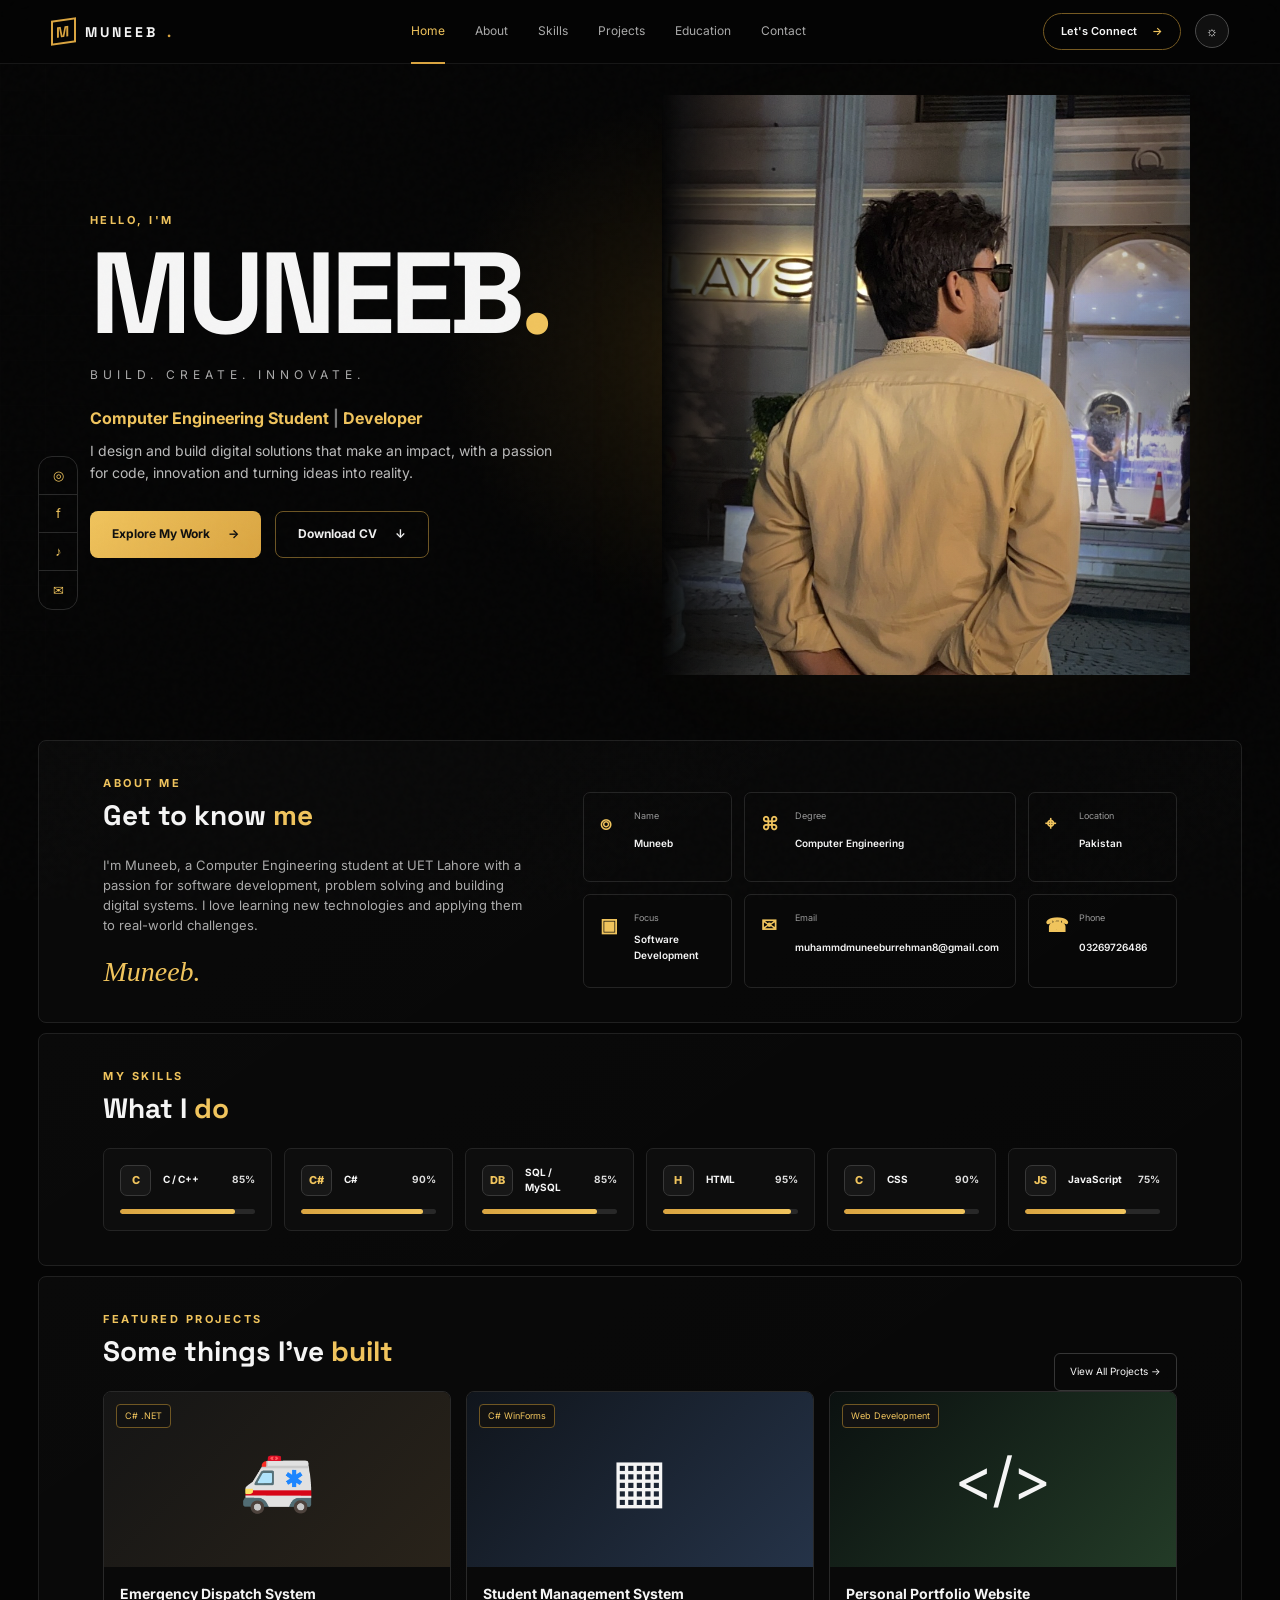
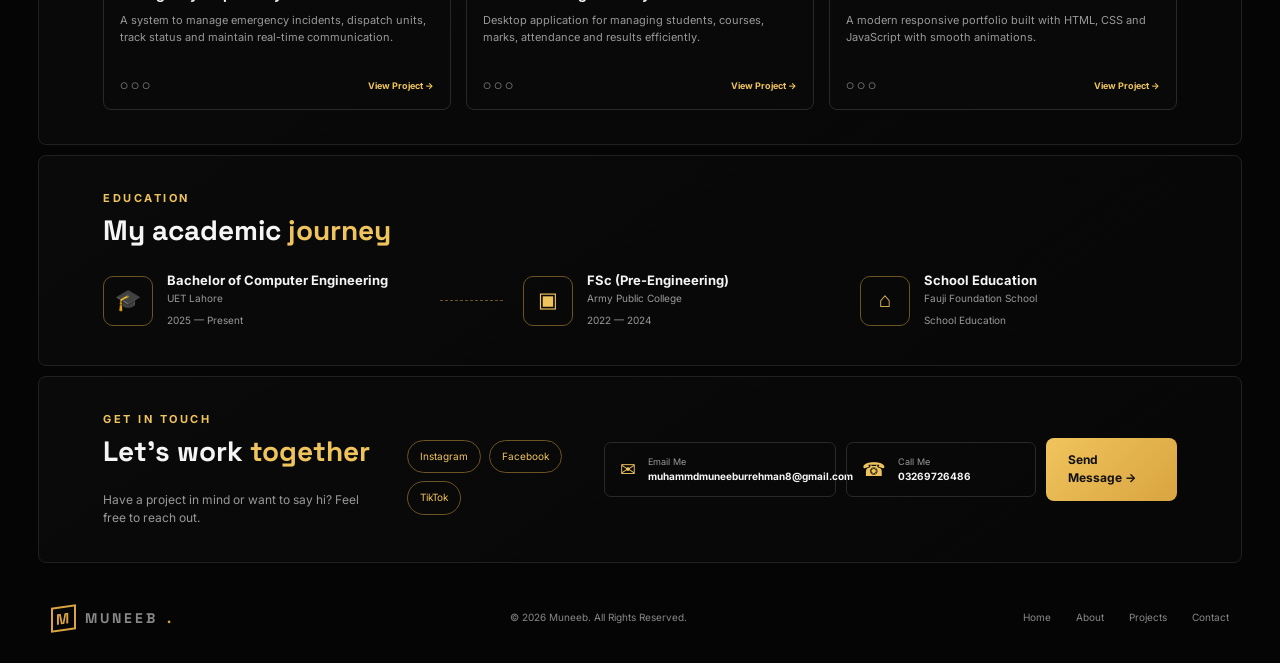
<file: index.html>
<!DOCTYPE html>
<html lang="en">
<head>
  <meta charset="UTF-8">
  <meta name="viewport" content="width=device-width, initial-scale=1.0">
  <meta name="description" content="Muneeb — Computer Engineering Student & Developer">
  <title>Muneeb. | Developer Portfolio</title>
  <link rel="preconnect" href="https://fonts.googleapis.com">
  <link rel="preconnect" href="https://fonts.gstatic.com" crossorigin>
  <link href="https://fonts.googleapis.com/css2?family=Inter:wght@400;500;600;700;800&family=Space+Grotesk:wght@500;600;700&display=swap" rel="stylesheet">
  <link rel="stylesheet" href="style.css">
</head>
<body>
  <div class="noise"></div>

  <header class="header">
    <a class="brand" href="#home"><span class="brand-mark">M</span> MUNEEB<span class="dot">.</span></a>
    <nav>
      <a class="active" href="#home">Home</a>
      <a href="#about">About</a>
      <a href="#skills">Skills</a>
      <a href="#projects">Projects</a>
      <a href="#education">Education</a>
      <a href="#contact">Contact</a>
    </nav>
    <div class="header-actions">
      <a class="connect" href="#contact">Let's Connect <span>→</span></a>
      <button id="themeBtn" aria-label="Toggle theme">☼</button>
    </div>
  </header>

  <main>
    <section id="home" class="hero">
      <div class="hero-grid"></div>
      <div class="hero-copy reveal">
        <div class="eyebrow">HELLO, I'M</div>
        <h1>MUNEEB<span class="gold-dot">.</span></h1>
        <div class="tagline">BUILD. CREATE. INNOVATE.</div>
        <h2>Computer Engineering Student <span>|</span> Developer</h2>
        <p>I design and build digital solutions that make an impact, with a passion for code, innovation and turning ideas into reality.</p>
        <div class="hero-buttons">
          <a href="#projects" class="btn primary">Explore My Work <span>→</span></a>
          <a href="#" class="btn ghost" id="cvBtn">Download CV <span>↓</span></a>
        </div>
      </div>

      <div class="social-rail">
        <a href="https://www.instagram.com/n_o_t._.muneeb?igsi=bG5pY3BpbmxhNXE2" target="_blank" rel="noopener noreferrer" aria-label="Instagram">◎</a>
        <a href="https://www.facebook.com/share/19REUsy999/" target="_blank" rel="noopener noreferrer" aria-label="Facebook">f</a>
        <a href="https://www.tiktok.com/@n.o.t..muneeb?_r=1&_t=ZS-99HJtH51yRl" target="_blank" rel="noopener noreferrer" aria-label="TikTok">♪</a>
        <a href="mailto:muhammdmuneeburrehman8@gmail.com" aria-label="Email">✉</a>
      </div>

      <div class="hero-photo reveal">
        <div class="photo-frame">
          <img src="muneeb-photo.jpg" alt="Muneeb">
        </div>
        <div class="photo-glow"></div>
      </div>
    </section>

    <section id="about" class="panel reveal">
      <div class="section-label">ABOUT ME</div>
      <div class="about-layout">
        <div>
          <h2>Get to know <span>me</span></h2>
          <p>I'm Muneeb, a Computer Engineering student at UET Lahore with a passion for software development, problem solving and building digital systems. I love learning new technologies and applying them to real-world challenges.</p>
          <div class="signature">Muneeb.</div>
        </div>
        <div class="info-grid">
          <div class="info-card"><b>⌾</b><small>Name</small><strong>Muneeb</strong></div>
          <div class="info-card"><b>⌘</b><small>Degree</small><strong>Computer Engineering</strong></div>
          <div class="info-card"><b>⌖</b><small>Location</small><strong>Pakistan</strong></div>
          <div class="info-card"><b>▣</b><small>Focus</small><strong>Software Development</strong></div>
          <div class="info-card"><b>✉</b><small>Email</small><strong>muhammdmuneeburrehman8@gmail.com</strong></div>
          <div class="info-card"><b>☎</b><small>Phone</small><strong>03269726486</strong></div>
        </div>
      </div>
    </section>

    <section id="skills" class="panel reveal">
      <div class="section-label">MY SKILLS</div>
      <h2>What I <span>do</span></h2>
      <div class="skills-grid">
        <div class="skill-card"><div class="skill-top"><span class="skill-icon">C</span><strong>C / C++</strong><b>85%</b></div><div class="bar"><i style="width:85%"></i></div></div>
        <div class="skill-card"><div class="skill-top"><span class="skill-icon">C#</span><strong>C#</strong><b>90%</b></div><div class="bar"><i style="width:90%"></i></div></div>
        <div class="skill-card"><div class="skill-top"><span class="skill-icon">DB</span><strong>SQL / MySQL</strong><b>85%</b></div><div class="bar"><i style="width:85%"></i></div></div>
        <div class="skill-card"><div class="skill-top"><span class="skill-icon">H</span><strong>HTML</strong><b>95%</b></div><div class="bar"><i style="width:95%"></i></div></div>
        <div class="skill-card"><div class="skill-top"><span class="skill-icon">C</span><strong>CSS</strong><b>90%</b></div><div class="bar"><i style="width:90%"></i></div></div>
        <div class="skill-card"><div class="skill-top"><span class="skill-icon">JS</span><strong>JavaScript</strong><b>75%</b></div><div class="bar"><i style="width:75%"></i></div></div>
      </div>
    </section>

    <section id="projects" class="panel reveal">
      <div class="section-head">
        <div><div class="section-label">FEATURED PROJECTS</div><h2>Some things I've <span>built</span></h2></div>
        <a href="#" class="outline-link">View All Projects →</a>
      </div>
      <div class="projects-grid">
        <article class="project-card">
          <div class="project-image emergency"><span>C# .NET</span><div>🚑</div></div>
          <div class="project-body"><h3>Emergency Dispatch System</h3><p>A system to manage emergency incidents, dispatch units, track status and maintain real-time communication.</p><div class="project-footer"><span>○ ○ ○</span><a href="#">View Project →</a></div></div>
        </article>
        <article class="project-card">
          <div class="project-image student"><span>C# WinForms</span><div>▦</div></div>
          <div class="project-body"><h3>Student Management System</h3><p>Desktop application for managing students, courses, marks, attendance and results efficiently.</p><div class="project-footer"><span>○ ○ ○</span><a href="#">View Project →</a></div></div>
        </article>
        <article class="project-card">
          <div class="project-image web"><span>Web Development</span><div>&lt;/&gt;</div></div>
          <div class="project-body"><h3>Personal Portfolio Website</h3><p>A modern responsive portfolio built with HTML, CSS and JavaScript with smooth animations.</p><div class="project-footer"><span>○ ○ ○</span><a href="#">View Project →</a></div></div>
        </article>
      </div>
    </section>

    <section id="education" class="panel reveal">
      <div class="section-label">EDUCATION</div>
      <h2>My academic <span>journey</span></h2>
      <div class="timeline">
        <div class="timeline-item"><div class="timeline-icon">🎓</div><div><h3>Bachelor of Computer Engineering</h3><p>UET Lahore</p><small>2025 — Present</small></div></div>
        <div class="timeline-line"></div>
        <div class="timeline-item"><div class="timeline-icon">▣</div><div><h3>FSc (Pre-Engineering)</h3><p>Army Public College</p><small>2022 — 2024</small></div></div>
        <div class="timeline-item"><div class="timeline-icon">⌂</div><div><h3>School Education</h3><p>Fauji Foundation School</p><small>School Education</small></div></div>
      </div>
    </section>

    <section id="contact" class="panel contact-panel reveal">
      <div><div class="section-label">GET IN TOUCH</div><h2>Let's work <span>together</span></h2><p>Have a project in mind or want to say hi? Feel free to reach out.</p></div>
      <div class="contact-socials">
        <a href="https://www.instagram.com/n_o_t._.muneeb?igsi=bG5pY3BpbmxhNXE2" target="_blank" rel="noopener noreferrer">Instagram</a>
        <a href="https://www.facebook.com/share/19REUsy999/" target="_blank" rel="noopener noreferrer">Facebook</a>
        <a href="https://www.tiktok.com/@n.o.t..muneeb?_r=1&_t=ZS-99HJtH51yRl" target="_blank" rel="noopener noreferrer">TikTok</a>
      </div>
      <div class="contact-actions">
        <a href="mailto:muhammdmuneeburrehman8@gmail.com" class="contact-card"><span>✉</span><div><small>Email Me</small><strong>muhammdmuneeburrehman8@gmail.com</strong></div></a>
        <a href="tel:+923269726486" class="contact-card"><span>☎</span><div><small>Call Me</small><strong>03269726486</strong></div></a>
        <a href="mailto:muhammdmuneeburrehman8@gmail.com" class="btn primary">Send Message →</a>
      </div>
    </section>
  </main>

  <footer>
    <div class="brand"><span class="brand-mark">M</span> MUNEEB<span class="dot">.</span></div>
    <p>© 2026 Muneeb. All Rights Reserved.</p>
    <div class="footer-links"><a href="#home">Home</a><a href="#about">About</a><a href="#projects">Projects</a><a href="#contact">Contact</a></div>
  </footer>

  <script src="script.js"></script>
</body>
</html>
</file>
<file: style.css>
*{box-sizing:border-box;margin:0;padding:0}
:root{--bg:#050505;--panel:#0b0b0b;--text:#f5f5f5;--muted:#a4a4a4;--line:#262626;--gold:#d9a441;--gold2:#f0c45d}
html{scroll-behavior:smooth}
body{font-family:Inter,Arial,sans-serif;background:var(--bg);color:var(--text);line-height:1.55;overflow-x:hidden}
body.light{--bg:#f5f5f3;--panel:#fff;--text:#151515;--muted:#555;--line:#ddd}
a{color:inherit;text-decoration:none}
.noise{position:fixed;inset:0;pointer-events:none;opacity:.035;z-index:20;background-image:url("data:image/svg+xml,%3Csvg viewBox='0 0 180 180' xmlns='http://www.w3.org/2000/svg'%3E%3Cfilter id='n'%3E%3CfeTurbulence type='fractalNoise' baseFrequency='.8' numOctaves='3' stitchTiles='stitch'/%3E%3C/filter%3E%3Crect width='100%25' height='100%25' filter='url(%23n)' opacity='.5'/%3E%3C/svg%3E")}
.header{height:64px;position:fixed;top:0;left:0;right:0;z-index:100;display:flex;align-items:center;justify-content:space-between;padding:0 4%;background:rgba(5,5,5,.78);backdrop-filter:blur(18px);border-bottom:1px solid #171717}
.brand{font:700 14px "Space Grotesk",sans-serif;letter-spacing:3px;display:flex;align-items:center;gap:9px}.brand-mark{display:grid;place-items:center;width:25px;height:25px;border:2px solid var(--gold);color:var(--gold);font-size:15px;transform:skewY(-8deg)}.dot{color:var(--gold)}
nav{display:flex;gap:30px}nav a{font-size:12px;color:#aaa;position:relative;padding:23px 0}nav a:hover,nav a.active{color:var(--gold2)}nav a.active:after{content:"";position:absolute;left:0;right:0;bottom:0;height:2px;background:var(--gold)}
.header-actions{display:flex;gap:14px;align-items:center}.connect{border:1px solid #765a22;border-radius:30px;padding:9px 17px;font-size:11px;font-weight:600}.connect span{color:var(--gold2);margin-left:12px}#themeBtn{width:34px;height:34px;border-radius:50%;border:1px solid #4b4b4b;background:#101010;color:#fff;cursor:pointer}
.hero{min-height:690px;position:relative;display:grid;grid-template-columns:52% 48%;align-items:center;padding:95px 7% 55px;overflow:hidden;background:radial-gradient(circle at 54% 48%,rgba(189,137,36,.13),transparent 32%),#050505}.hero-grid{position:absolute;inset:0;opacity:.2;background-image:linear-gradient(rgba(255,255,255,.025) 1px,transparent 1px),linear-gradient(90deg,rgba(255,255,255,.025) 1px,transparent 1px);background-size:45px 45px;mask-image:linear-gradient(90deg,#000,transparent 80%)}
.hero-copy{position:relative;z-index:2;max-width:650px}.eyebrow,.section-label{font-size:11px;letter-spacing:2.5px;color:var(--gold2);font-weight:700}.hero h1{font:800 clamp(58px,9vw,120px)/.95 "Space Grotesk",sans-serif;letter-spacing:-5px;margin:10px 0}.gold-dot{color:var(--gold2)}.tagline{letter-spacing:5px;font-size:12px;color:#aaa;margin:17px 0 22px}.hero h2{font-size:16px;color:var(--gold2);margin-bottom:9px}.hero h2 span{color:#777}.hero-copy>p{max-width:480px;color:#bbb;font-size:14px}.hero-buttons{display:flex;gap:14px;margin-top:28px}.btn{display:inline-flex;align-items:center;justify-content:center;gap:18px;border-radius:8px;padding:13px 22px;font-size:12px;font-weight:700;transition:.25s}.btn.primary{background:linear-gradient(135deg,var(--gold2),var(--gold));color:#101010}.btn.primary:hover{transform:translateY(-3px);box-shadow:0 10px 35px rgba(217,164,65,.2)}.btn.ghost{border:1px solid #6d5524;color:#eee}.btn.ghost:hover{border-color:var(--gold);color:var(--gold2)}
.hero-photo{position:relative;height:580px;display:flex;align-items:flex-end;justify-content:center}.photo-frame{height:100%;width:min(100%,590px);overflow:hidden;position:relative;z-index:2}.photo-frame:after{content:"";position:absolute;inset:0;background:linear-gradient(90deg,#050505 0%,transparent 25%,transparent 72%,rgba(5,5,5,.35) 100%),linear-gradient(0deg,rgba(5,5,5,.2),transparent 30%)}.photo-frame img{width:100%;height:100%;object-fit:cover;object-position:center top;filter:saturate(.9) contrast(1.03)}.photo-glow{position:absolute;width:380px;height:380px;background:rgba(217,164,65,.18);filter:blur(80px);right:10%;top:22%}.social-rail{position:absolute;left:3%;bottom:120px;z-index:5;display:flex;flex-direction:column;border:1px solid #292929;border-radius:14px;overflow:hidden}.social-rail a{width:38px;height:38px;display:grid;place-items:center;font-size:13px;color:var(--gold2);border-bottom:1px solid #292929}.social-rail a:last-child{border:0}
.panel{width:94%;max-width:1350px;margin:10px auto;padding:34px 5%;background:linear-gradient(145deg,rgba(255,255,255,.018),rgba(255,255,255,.006));border:1px solid #202020;border-radius:8px}.panel h2{font:700 28px "Space Grotesk",sans-serif;margin:5px 0 22px}.panel h2 span{color:var(--gold2)}.about-layout{display:grid;grid-template-columns:1fr 1.4fr;gap:55px}.about-layout p{color:#aaa;font-size:13px;max-width:470px}.signature{font:italic 28px cursive;color:var(--gold2);margin-top:20px}.info-grid{display:grid;grid-template-columns:repeat(3,1fr);gap:12px}.info-card{border:1px solid #242424;border-radius:7px;padding:16px;min-height:75px;display:grid;grid-template-columns:27px 1fr;column-gap:7px}.info-card b{grid-row:1/3;color:var(--gold2);font-size:19px}.info-card small{font-size:9px;color:#999}.info-card strong{font-size:10px;font-weight:600}
.skills-grid{display:grid;grid-template-columns:repeat(6,1fr);gap:12px}.skill-card{padding:16px;border:1px solid #242424;border-radius:7px;background:#0d0d0d}.skill-top{display:grid;grid-template-columns:35px 1fr auto;align-items:center;gap:8px}.skill-icon{width:31px;height:31px;border-radius:7px;background:#171717;border:1px solid #383838;display:grid;place-items:center;color:var(--gold2);font-size:11px;font-weight:800}.skill-top strong,.skill-top b{font-size:10px}.skill-top b{color:#ddd}.bar{height:5px;background:#282828;border-radius:20px;margin-top:13px;overflow:hidden}.bar i{display:block;height:100%;background:linear-gradient(90deg,var(--gold),var(--gold2));border-radius:20px}
.section-head{display:flex;justify-content:space-between;align-items:flex-end}.outline-link{border:1px solid #363636;border-radius:6px;padding:10px 15px;font-size:10px}.projects-grid{display:grid;grid-template-columns:repeat(3,1fr);gap:15px}.project-card{border:1px solid #292929;border-radius:8px;overflow:hidden;background:#090909;transition:.3s}.project-card:hover{transform:translateY(-6px);border-color:#6d5524}.project-image{height:175px;position:relative;display:flex;align-items:center;justify-content:center;font-size:60px;background:linear-gradient(135deg,#151515,#29231a)}.project-image span{position:absolute;left:12px;top:12px;background:#121212;border:1px solid #705723;color:var(--gold2);padding:4px 8px;border-radius:4px;font-size:9px}.project-image.student{background:linear-gradient(135deg,#10151c,#253348)}.project-image.web{background:linear-gradient(135deg,#0b1110,#233b27)}.project-body{padding:16px}.project-body h3{font-size:14px;margin-bottom:8px}.project-body p{font-size:11px;color:#999;min-height:52px}.project-footer{display:flex;justify-content:space-between;align-items:center;margin-top:15px;font-size:9px;color:#777}.project-footer a{color:var(--gold2);font-weight:700}
.timeline{display:flex;align-items:center;justify-content:center;gap:20px}.timeline-item{display:flex;align-items:center;gap:14px;width:42%}.timeline-icon{width:50px;height:50px;border:1px solid #6b5323;border-radius:10px;display:grid;place-items:center;font-size:21px;color:var(--gold2)}.timeline-item h3{font-size:13px}.timeline-item p,.timeline-item small{font-size:10px;color:#999}.timeline-line{width:90px;border-top:1px dashed #6b5323}
.contact-panel{display:flex;justify-content:space-between;align-items:center;gap:30px}.contact-panel p{font-size:12px;color:#999}.contact-actions{display:flex;align-items:center;gap:10px}.contact-card{display:flex;align-items:center;gap:12px;padding:12px 15px;border:1px solid #292929;border-radius:7px;min-width:190px}.contact-card>span{color:var(--gold2);font-size:19px}.contact-card small,.contact-card strong{display:block}.contact-card small{font-size:9px;color:#999}.contact-card strong{font-size:10px}
footer{min-height:90px;display:flex;align-items:center;justify-content:space-between;padding:25px 4%;color:#888;font-size:10px}.footer-links{display:flex;gap:25px}.footer-links a:hover{color:var(--gold2)}
.reveal{opacity:0;transform:translateY(20px);transition:opacity .7s ease,transform .7s ease}.reveal.show{opacity:1;transform:none}
@media(max-width:1000px){nav{gap:15px}.skills-grid{grid-template-columns:repeat(3,1fr)}.hero{grid-template-columns:1fr 45%;padding-left:6%}.hero-photo{height:500px}.about-layout{grid-template-columns:1fr}.contact-panel{flex-direction:column;align-items:flex-start}.contact-actions{flex-wrap:wrap}}
@media(max-width:720px){.header{padding:0 5%}.header nav,.connect{display:none}.hero{display:block;padding:105px 7% 35px;min-height:auto}.hero-photo{height:420px;margin-top:25px}.photo-frame{width:100%}.social-rail{display:none}.hero h1{font-size:68px;letter-spacing:-3px}.panel{width:92%;padding:28px 6%}.info-grid,.projects-grid{grid-template-columns:1fr}.skills-grid{grid-template-columns:repeat(2,1fr)}.section-head{display:block}.outline-link{display:inline-block;margin-bottom:15px}.timeline{display:block}.timeline-item{width:100%;margin:15px 0}.timeline-line{width:1px;height:35px;border-top:0;border-left:1px dashed #6b5323;margin-left:25px}.contact-actions{display:grid;width:100%}.contact-card{min-width:0}.footer-links{display:none}footer{gap:20px;flex-wrap:wrap}}

.contact-socials{display:flex;gap:8px;margin-top:16px;flex-wrap:wrap}
.contact-socials a{padding:8px 12px;border:1px solid #6b5323;border-radius:20px;color:var(--gold2);font-size:10px;transition:.25s}
.contact-socials a:hover{background:var(--gold2);color:#111;transform:translateY(-2px)}
@media(max-width:720px){.contact-socials{margin-bottom:5px}}
</file>
